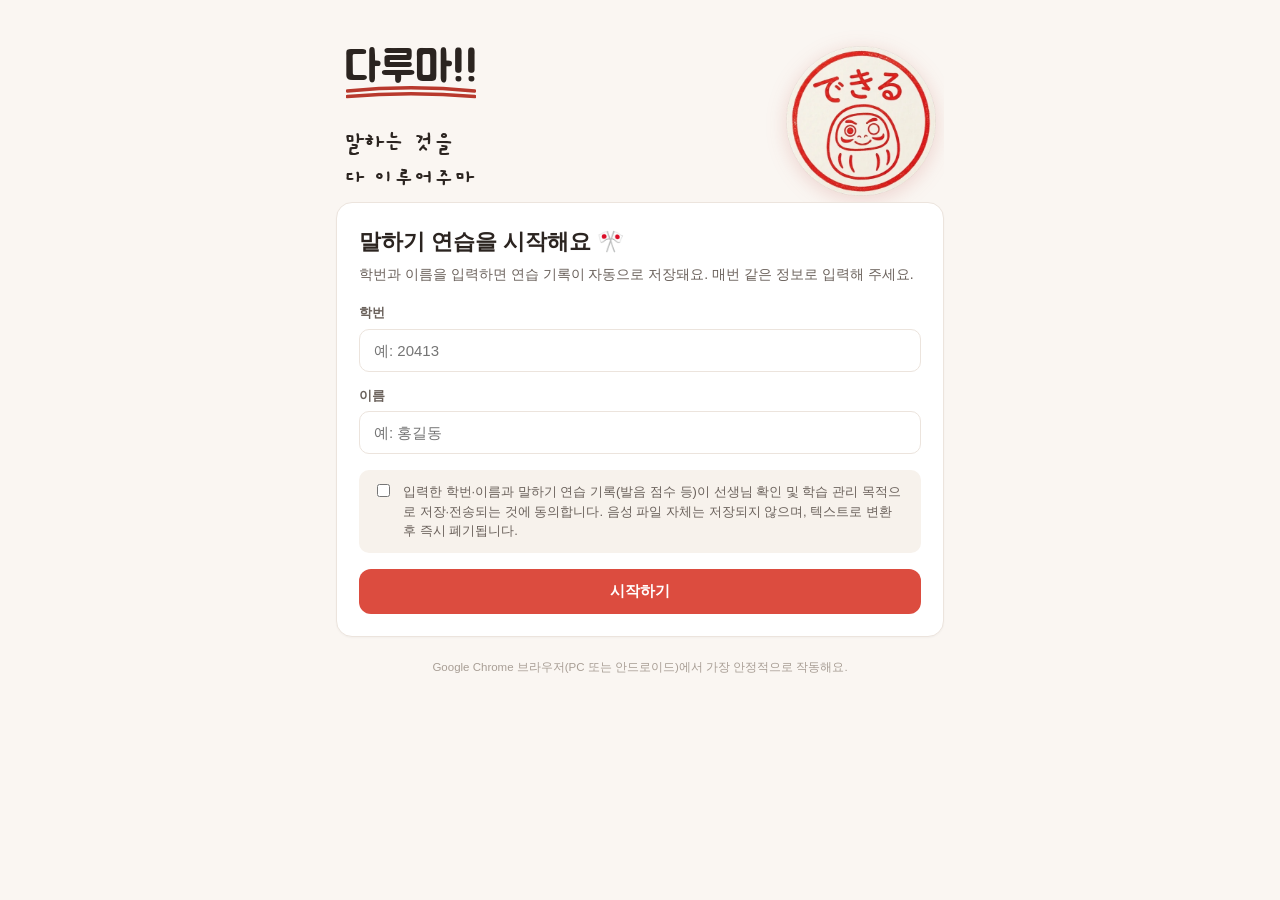
<file: index.html>
<!DOCTYPE html>
<html lang="ko">
<head>
<meta charset="UTF-8">
<meta name="viewport" content="width=device-width, initial-scale=1.0, maximum-scale=1">
<title>다루마!! 일본어 말하기 연습</title>
<link rel="preconnect" href="https://fonts.googleapis.com">
<link rel="preconnect" href="https://fonts.gstatic.com" crossorigin>
<link href="https://fonts.googleapis.com/css2?family=Jua&family=Gaegu:wght@400;700&display=swap" rel="stylesheet">
<style>
  :root{
    --primary:#dc4c3f;
    --primary-dark:#b8392d;
    --primary-light:#fdeceb;
    --ink:#2b2420;
    --sub:#6b625c;
    --bg:#faf6f2;
    --card:#ffffff;
    --line:#ece4dd;
    --good:#2f9e5c;
    --good-bg:#eafaf1;
    --bad:#d8483e;
    --bad-bg:#fdeceb;
    --radius:16px;
  }
  *{box-sizing:border-box;}
  html,body{margin:0;padding:0;}
  body{
    font-family:"Pretendard","Apple SD Gothic Neo","Noto Sans KR",-apple-system,BlinkMacSystemFont,sans-serif;
    background:var(--bg);
    color:var(--ink);
    min-height:100vh;
    line-height:1.5;
  }
  .wrap{max-width:640px;margin:0 auto;padding:20px 16px 60px;}
  header.top{
    display:flex;align-items:center;justify-content:space-between;
    padding:14px 4px 18px;
  }
  header.top .brand{display:flex;align-items:center;gap:8px;font-weight:800;font-size:18px;font-family:"Jua",sans-serif;}
  header.top .brand .dot{width:10px;height:10px;border-radius:50%;background:var(--primary);}
  header.top .who{font-size:13px;color:var(--sub);}

  /* ===== 첫 화면 상단 히어로(다루마 타이틀 + 지니) ===== */
  .hero{position:relative;padding:26px 8px 6px;overflow:hidden;}
  .hero-inner{display:flex;align-items:center;justify-content:space-between;gap:10px;}
  .hero-text{flex:1;min-width:0;}
  .hero-title{
    font-family:"Jua",sans-serif;font-size:44px;color:var(--ink);line-height:1;
    display:inline-block;position:relative;margin:0 0 14px;
  }
  .hero-title .underline{position:absolute;left:2px;right:2px;bottom:-10px;height:14px;}
  .hero-title .underline svg{width:100%;height:100%;display:block;}
  .hero-sub{
    font-family:"Gaegu",sans-serif;font-weight:700;font-size:24px;color:var(--ink);
    line-height:1.45;margin-top:22px;
  }
  .hero-genie{width:150px;height:150px;flex-shrink:0;object-fit:contain;filter:drop-shadow(0 4px 10px rgba(184,57,45,.18));}
  @media (max-width:420px){
    .hero-title{font-size:34px;}
    .hero-sub{font-size:18px;}
    .hero-genie{width:112px;height:112px;}
  }
  nav.tabs{
    display:flex;gap:6px;background:#fff;border:1px solid var(--line);
    border-radius:999px;padding:4px;margin-bottom:18px;
  }
  nav.tabs button{
    flex:1;border:none;background:transparent;padding:10px 8px;border-radius:999px;
    font-size:14px;font-weight:700;color:var(--sub);cursor:pointer;transition:.15s;
  }
  nav.tabs button.active{background:var(--primary);color:#fff;}
  .card{
    background:var(--card);border:1px solid var(--line);border-radius:var(--radius);
    padding:22px;margin-bottom:16px;box-shadow:0 1px 2px rgba(30,20,10,.03);
  }
  h1{font-size:22px;margin:0 0 6px;}
  h2{font-size:17px;margin:0 0 12px;}
  p.desc{color:var(--sub);font-size:14px;margin:0 0 18px;}
  label{display:block;font-size:13px;font-weight:700;color:var(--sub);margin:14px 0 6px;}
  label:first-of-type{margin-top:0;}
  input[type=text], select, textarea{
    width:100%;padding:12px 14px;border:1.5px solid var(--line);border-radius:10px;
    font-size:15px;background:#fff;color:var(--ink);font-family:inherit;
  }
  input[type=text]:focus, select:focus, textarea:focus{outline:none;border-color:var(--primary);}
  .btn{
    display:inline-flex;align-items:center;justify-content:center;gap:8px;
    padding:13px 18px;border-radius:12px;border:none;font-size:15px;font-weight:800;
    cursor:pointer;transition:.15s;width:100%;
  }
  .btn-primary{background:var(--primary);color:#fff;}
  .btn-primary:hover{background:var(--primary-dark);}
  .btn-primary:disabled{background:#e3bab3;cursor:not-allowed;}
  .btn-outline{background:#fff;color:var(--primary);border:1.5px solid var(--primary);}
  .btn-ghost{background:#f4efe9;color:var(--ink);}
  .btn-row{display:flex;gap:10px;}
  .btn-row .btn{width:auto;flex:1;}
  .consent{
    display:flex;gap:10px;align-items:flex-start;background:#f7f2ec;border-radius:10px;
    padding:12px 14px;font-size:12.5px;color:var(--sub);margin:16px 0;
  }
  .consent input{margin-top:2px;}
  .chip{
    display:inline-block;font-size:11.5px;font-weight:700;padding:3px 10px;border-radius:999px;
    background:var(--primary-light);color:var(--primary-dark);
  }
  .sentence-box{
    background:#fff8f4;border:1.5px dashed #e9c6bd;border-radius:14px;
    padding:22px 18px;text-align:center;margin:16px 0;
  }
  .progress-line{display:flex;align-items:center;gap:10px;margin-top:12px;font-size:12.5px;color:var(--sub);font-weight:600;}
  .progress-bar{flex:1;height:7px;background:#f0e8e2;border-radius:999px;overflow:hidden;}
  .progress-bar-fill{height:100%;background:var(--primary);border-radius:999px;transition:width .25s;}
  .complete-card{text-align:center;}
  .complete-emoji{font-size:46px;line-height:1;margin-bottom:8px;}
  .complete-card h2{margin-bottom:8px;}
  .complete-desc{color:var(--sub);font-size:14px;margin:0 0 20px;}
  .sentence-jp{font-size:26px;font-weight:800;letter-spacing:.5px;line-height:1.6;}
  .sentence-jp ruby rt{font-size:12px;color:var(--sub);font-weight:600;}
  .sentence-ko{font-size:14px;color:var(--sub);margin-top:8px;}
  .mic-area{display:flex;flex-direction:column;align-items:center;gap:10px;margin:22px 0 10px;}
  .mic-btn{
    width:88px;height:88px;border-radius:50%;border:none;background:var(--primary);
    color:#fff;font-size:32px;cursor:pointer;display:flex;align-items:center;justify-content:center;
    box-shadow:0 4px 14px rgba(220,76,63,.35);transition:.15s;
  }
  .mic-btn:active{transform:scale(.94);}
  .mic-btn.listening{
    background:var(--bad);animation:pulse 1.1s infinite;
  }
  @keyframes pulse{
    0%{box-shadow:0 0 0 0 rgba(216,72,62,.5);}
    70%{box-shadow:0 0 0 18px rgba(216,72,62,0);}
    100%{box-shadow:0 0 0 0 rgba(216,72,62,0);}
  }
  .mic-status{font-size:13px;color:var(--sub);font-weight:600;min-height:18px;}
  .result-card{border-radius:14px;padding:18px;margin-top:16px;}
  .result-card.pass{background:var(--good-bg);border:1.5px solid #b7e6c7;}
  .result-card.retry{background:var(--bad-bg);border:1.5px solid #f2c2bd;}
  .result-top{display:flex;align-items:center;justify-content:space-between;margin-bottom:10px;}
  .result-badge{font-weight:800;font-size:15px;}
  .result-badge.pass{color:var(--good);}
  .result-badge.retry{color:var(--bad);}
  .score-num{font-size:26px;font-weight:900;}
  .diff-line{font-size:19px;font-weight:700;line-height:1.7;word-break:keep-all;margin:6px 0;}
  .diff-line .m{color:var(--good);}
  .diff-line .x{color:var(--bad);text-decoration:line-through;opacity:.7;}
  .heard-label{font-size:12px;color:var(--sub);font-weight:700;margin-top:10px;}
  .small-note{font-size:12px;color:var(--sub);margin-top:10px;}
  .sync-note{font-size:11.5px;margin-top:8px;display:flex;align-items:center;gap:6px;color:var(--sub);}
  .dot-sync{width:7px;height:7px;border-radius:50%;background:#c9c1ba;}
  .dot-sync.ok{background:var(--good);}
  .dot-sync.pending{background:#e0a12a;}
  table{width:100%;border-collapse:collapse;font-size:13.5px;}
  th,td{padding:9px 6px;text-align:left;border-bottom:1px solid var(--line);}
  th{color:var(--sub);font-weight:700;font-size:12px;}
  td.score-cell{font-weight:800;}
  .stat-grid{display:grid;grid-template-columns:repeat(3,1fr);gap:10px;margin-bottom:18px;}
  .stat-box{background:#f7f2ec;border-radius:12px;padding:14px 8px;text-align:center;}
  .stat-box .v{font-size:20px;font-weight:900;color:var(--primary-dark);}
  .stat-box .l{font-size:11px;color:var(--sub);margin-top:2px;}
  canvas{width:100%;height:140px;display:block;margin:6px 0 4px;}
  .empty{text-align:center;color:var(--sub);font-size:13.5px;padding:30px 10px;}
  .footer-note{text-align:center;font-size:11.5px;color:#a89e95;margin-top:22px;}
  .warn-box{background:#fff6e0;border:1px solid #f0d78c;border-radius:10px;padding:12px 14px;font-size:13px;color:#7a5e12;margin-bottom:16px;}
  .switch-link{background:none;border:none;color:var(--primary);font-weight:700;font-size:13px;cursor:pointer;padding:4px 0;}
  select.cat-select{margin-bottom:10px;}
  .top-actions{display:flex;justify-content:flex-end;margin-bottom:6px;}
  .link-btn{background:none;border:none;color:var(--sub);font-size:12.5px;cursor:pointer;text-decoration:underline;}
  @media (max-width:380px){
    .sentence-jp{font-size:22px;}
    .stat-box .v{font-size:17px;}
  }
</style>
</head>
<body>
<div class="wrap">

  <!-- ===================== 로그인 화면 ===================== -->
  <section id="screen-login">
    <div class="hero">
      <div class="hero-inner">
        <div class="hero-text">
          <div class="hero-title">다루마!!
            <span class="underline">
              <svg viewBox="0 0 200 20" preserveAspectRatio="none">
                <path d="M2,7 Q100,-2 198,7" fill="none" stroke="#b8392d" stroke-width="5" stroke-linecap="round"/>
                <path d="M2,15 Q100,7 198,15" fill="none" stroke="#b8392d" stroke-width="5" stroke-linecap="round"/>
              </svg>
            </span>
          </div>
          <div class="hero-sub">말하는 것을<br>다 이루어주마</div>
        </div>

        <img class="hero-genie" src="[data-uri]" alt="다루마 도장">
      </div>
    </div>

    <div class="card">
      <h1>말하기 연습을 시작해요 🎌</h1>
      <p class="desc">학번과 이름을 입력하면 연습 기록이 자동으로 저장돼요. 매번 같은 정보로 입력해 주세요.</p>

      <label for="inpId">학번</label>
      <input type="text" id="inpId" placeholder="예: 20413" inputmode="numeric">

      <label for="inpName">이름</label>
      <input type="text" id="inpName" placeholder="예: 홍길동">

      <div class="consent">
        <input type="checkbox" id="chkConsent">
        <label for="chkConsent" style="margin:0;font-weight:500;">
          입력한 학번·이름과 말하기 연습 기록(발음 점수 등)이 선생님 확인 및 학습 관리 목적으로 저장·전송되는 것에 동의합니다. 음성 파일 자체는 저장되지 않으며, 텍스트로 변환 후 즉시 폐기됩니다.
        </label>
      </div>

      <button class="btn btn-primary" id="btnLogin">시작하기</button>
    </div>
    <p class="footer-note">Google Chrome 브라우저(PC 또는 안드로이드)에서 가장 안정적으로 작동해요.</p>
  </section>

  <!-- ===================== 메인(로그인 후) ===================== -->
  <section id="screen-main" style="display:none;">
    <header class="top">
      <div class="brand"><span class="dot"></span>다루마!!</div>
      <div class="who" id="whoBadge"></div>
    </header>

    <nav class="tabs">
      <button id="tabPractice" class="active">연습하기</button>
      <button id="tabHistory">내 기록</button>
    </nav>

    <!-- ---- 연습 탭 ---- -->
    <div id="panel-practice">
      <div class="card" id="micWarnCard" style="display:none;">
        <div class="warn-box" id="micWarnText"></div>
      </div>

      <div class="card">
        <div class="top-actions"><button class="link-btn" id="btnLogout">다른 학생으로 전환</button></div>
        <h2>카테고리 선택</h2>
        <select class="cat-select" id="selCategory"></select>
        <div class="progress-line">
          <span id="progressText">0 / 0 문장 통과</span>
          <span class="progress-bar"><span class="progress-bar-fill" id="progressBarFill" style="width:0%;"></span></span>
        </div>
      </div>

      <div class="card" id="practiceCard">
        <div class="sentence-box">
          <div class="sentence-jp" id="curJp">문장을 선택해 주세요</div>
          <div class="sentence-ko" id="curKo"></div>
        </div>

        <div class="btn-row">
          <button class="btn btn-outline" id="btnListen">🔊 모범 발음 듣기</button>
        </div>

        <div class="mic-area">
          <button class="mic-btn" id="btnMic">🎤</button>
          <div class="mic-status" id="micStatus">마이크를 눌러 따라 말해보세요</div>
        </div>

        <div id="resultArea"></div>
      </div>

      <div class="card complete-card" id="completeCard" style="display:none;">
        <div class="complete-emoji">🎉</div>
        <h2 id="completeTitle">카테고리를 모두 통과했어요!</h2>
        <p class="complete-desc" id="completeDesc">정말 잘했어요! 다음 카테고리에 도전해볼까요?</p>
        <button class="btn btn-primary" id="btnNextCategory">다음 카테고리로 이동 →</button>
        <button class="btn btn-ghost" id="btnRetryCategory" style="margin-top:10px;">이 카테고리 다시 연습하기</button>
      </div>
    </div>

    <!-- ---- 기록 탭 ---- -->
    <div id="panel-history" style="display:none;">
      <div class="card">
        <h2>나의 연습 기록</h2>
        <div class="stat-grid">
          <div class="stat-box"><div class="v" id="statCount">0</div><div class="l">총 연습 횟수</div></div>
          <div class="stat-box"><div class="v" id="statAvg">0%</div><div class="l">평균 점수</div></div>
          <div class="stat-box"><div class="v" id="statBest">0%</div><div class="l">최고 점수</div></div>
        </div>
        <canvas id="trendCanvas" height="140"></canvas>
        <div id="historyTableWrap"></div>
      </div>
    </div>
  </section>

</div>

<!-- 연습 문장(문제) 목록은 questions.js에서 불러옵니다. 반드시 index.html과 같은 폴더에 두세요. -->
<script src="questions.js"></script>

<script>
(function(){
"use strict";

/* =========================================================================
   ▼▼▼ 선생님 설정 영역 (SETTINGS) ▼▼▼
   이 블록의 값만 바꾸면 앱 동작을 조정할 수 있습니다.
   ========================================================================= */
const CONFIG = {
  // 1) Google Apps Script 웹앱 배포 후 발급되는 URL을 아래 따옴표 안에 붙여넣으세요.
  //    (설정 가이드 문서 참고) 비워두면 구글시트 전송 없이 브라우저에만 기록이 저장됩니다.
  APPS_SCRIPT_URL: "https://script.google.com/macros/s/AKfycbxWez6QbJUDyUmBMSYqRfmhwI0I-8XwdIQWOw4CRKEzCA2GuaAsmgAgfom8g589A179sg/exec",

  // 2) 통과 기준 점수(%) - 이 점수 이상이면 '통과'로 표시됩니다.
  PASS_THRESHOLD: 80,

  // 3) 앱 제목 등 표시 문구를 바꾸고 싶다면 위 <title>과 .brand 텍스트를 수정하세요.
};

/* 연습 문장 목록은 questions.js 파일이 기본값(오프라인 대비용)입니다.
   Google Apps Script(구글시트의 "문제은행" 탭)에서 실시간으로 불러오는 데 성공하면
   그 내용으로 자동 교체되어, questions.js를 건드리거나 Netlify에 재배포하지 않아도
   구글시트만 수정하면 학생 화면에 바로 반영됩니다. 인터넷 문제 등으로 불러오지 못하면
   questions.js의 내용이 계속 사용됩니다. */
let ACTIVE_SENTENCES = (typeof SENTENCES !== "undefined" ? SENTENCES : []);

/* 4) 채점용 한자→히라가나 보정 사전
   음성 인식은 학생이 한자 없이 히라가나로만 말해도, 결과 텍스트를 한자로 반환하는 경우가 많습니다
   (예: "あした"라고 말해도 인식 결과는 "明日"로 나옴). questions.js의 <ruby>한자<rt>읽기</rt></ruby>
   표기가 있는 단어는 자동으로 이 사전에 채워지므로 따로 추가할 필요가 없습니다.
   오프라인 대비용 기본값은 questions.js의 READINGS 배열입니다(SENTENCES와 같은 방식).
   Google Apps Script(구글시트의 "한자읽기" 탭)에서 실시간으로 불러오는 데 성공하면 그 내용으로
   자동 교체되고, 실패하면 questions.js의 READINGS가 계속 사용됩니다. 즉 앞으로는 이 코드를 직접
   건드리지 않아도, 구글시트 "한자읽기" 탭에 행을 추가/수정하거나 questions.js의 READINGS만
   고치면 바로 반영됩니다. */
const READING_OVERRIDES_DEFAULT = (typeof READINGS !== "undefined")
  ? READINGS.reduce((map, item) => { if (item && item.kanji) map[item.kanji] = item.reading; return map; }, {})
  : {};
let ACTIVE_READING_OVERRIDES = Object.assign({}, READING_OVERRIDES_DEFAULT);

/* =========================================================================
   상태 및 저장소
   ========================================================================= */
const LS_STUDENT = "jpk_student_v1";
const LS_HISTORY_PREFIX = "jpk_history_v1_"; // + studentKey
const LS_PENDING = "jpk_pending_sync_v1";
const LS_PASSED_PREFIX = "jpk_passed_v1_"; // + studentKey

let student = null;         // {id, name}
let currentSentence = null; // {jp, ko, plain, id} — id is null for custom(직접입력) sentences
let recognition = null;
let listening = false;
let wrongStreak = 0;        // 현재 문장에서 연속으로 틀린 횟수
const skippedIds = new Set(); // 3회 연속 오답으로 건너뛴 문장 id (세션 동안만 유지)
const WRONG_STREAK_LIMIT = 3;

const $ = (sel) => document.querySelector(sel);

/* ---- 유틸: ruby 태그 제거하고 순수 텍스트만 추출 ---- */
function stripRuby(html){
  const div = document.createElement("div");
  div.innerHTML = html;
  div.querySelectorAll("rt").forEach(rt => rt.remove());
  return div.textContent.trim();
}

/* ---- 한자→히라가나 보정 사전 만들기: questions.js의 모든 <ruby>한자<rt>읽기</rt></ruby>를
   자동 수집 + READING_OVERRIDES 병합. 채점 시 한자 표기와 히라가나 표기를 같은 것으로 취급하기 위함 ---- */
function buildReadingMap(){
  const map = Object.assign({}, ACTIVE_READING_OVERRIDES);
  const rubyRe = /<ruby>([^<]+)<rt>([^<]+)<\/rt><\/ruby>/g;
  ACTIVE_SENTENCES.forEach(item => {
    let m;
    rubyRe.lastIndex = 0;
    while((m = rubyRe.exec(item.jp))){
      const kanji = m[1], reading = m[2];
      if(!map[kanji]) map[kanji] = reading;
    }
  });
  return map;
}
let READING_MAP = buildReadingMap();
let READING_MAP_KEYS = Object.keys(READING_MAP).sort((a,b) => b.length - a.length);
function refreshReadingMap(){
  READING_MAP = buildReadingMap();
  READING_MAP_KEYS = Object.keys(READING_MAP).sort((a,b) => b.length - a.length);
}

/* ---- 한자를 위 사전을 이용해 히라가나로 치환 (긴 단어부터 우선 치환) ---- */
function toReadingForm(text){
  if(!text) return text;
  let result = text;
  for(const k of READING_MAP_KEYS){
    if(result.indexOf(k) !== -1){
      result = result.split(k).join(READING_MAP[k]);
    }
  }
  return result;
}

/* ---- 정규화: 채점 전에 한자→히라가나 치환, 공백/구두점 제거, NFKC 정규화 ---- */
function normalize(str){
  if(!str) return "";
  let s = str.normalize("NFKC");
  s = toReadingForm(s);
  s = s.replace(/[\s　。、！？!?,\.「」『』・～~"'"'（）()]/g, "");
  return s;
}

/* ---- 레벤슈타인 거리 ---- */
function levenshtein(a, b){
  const al = a.length, bl = b.length;
  if(al === 0) return bl;
  if(bl === 0) return al;
  const dp = new Array(bl + 1);
  for(let j = 0; j <= bl; j++) dp[j] = j;
  for(let i = 1; i <= al; i++){
    let prev = dp[0];
    dp[0] = i;
    for(let j = 1; j <= bl; j++){
      const tmp = dp[j];
      dp[j] = Math.min(
        dp[j] + 1,
        dp[j-1] + 1,
        prev + (a[i-1] === b[j-1] ? 0 : 1)
      );
      prev = tmp;
    }
  }
  return dp[bl];
}

/* ---- 점수 계산 (0~100) ---- */
function scoreOf(target, heard){
  const t = normalize(target);
  const h = normalize(heard);
  if(t.length === 0) return 0;
  const dist = levenshtein(t, h);
  const maxLen = Math.max(t.length, h.length);
  const sim = Math.max(0, 1 - dist / maxLen);
  return Math.round(sim * 100);
}

/* ---- 최장 공통 부분수열 기반 diff 표시(정답 문장 기준으로 맞은 글자 강조) ---- */
function diffHighlight(target, heard){
  const t = normalize(target);
  const h = normalize(heard);
  const tl = t.length, hl = h.length;
  const dp = Array.from({length:tl+1}, () => new Array(hl+1).fill(0));
  for(let i=1;i<=tl;i++){
    for(let j=1;j<=hl;j++){
      dp[i][j] = t[i-1]===h[j-1] ? dp[i-1][j-1]+1 : Math.max(dp[i-1][j], dp[i][j-1]);
    }
  }
  let i=tl, j=hl;
  const matched = new Array(tl).fill(false);
  while(i>0 && j>0){
    if(t[i-1]===h[j-1]){ matched[i-1]=true; i--; j--; }
    else if(dp[i-1][j] >= dp[i][j-1]) i--;
    else j--;
  }
  let out = "";
  for(let k=0;k<tl;k++){
    out += matched[k] ? `<span class="m">${t[k]}</span>` : `<span class="x">${t[k]}</span>`;
  }
  return out;
}

/* =========================================================================
   화면 전환 / 로그인
   ========================================================================= */
function studentKey(s){ return (s.id + "_" + s.name).replace(/\s+/g,""); }

function loadStudent(){
  try{
    const raw = localStorage.getItem(LS_STUDENT);
    return raw ? JSON.parse(raw) : null;
  }catch(e){ return null; }
}
function saveStudent(s){
  localStorage.setItem(LS_STUDENT, JSON.stringify(s));
}

function showLogin(){
  $("#screen-login").style.display = "";
  $("#screen-main").style.display = "none";
  $("#whoBadge").textContent = "";
}
function showMain(){
  $("#screen-login").style.display = "none";
  $("#screen-main").style.display = "";
  $("#whoBadge").textContent = student ? (student.name + " (" + student.id + ")") : "";
  loadCategory();
  renderHistory();
}

$("#btnLogin").addEventListener("click", () => {
  const id = $("#inpId").value.trim();
  const name = $("#inpName").value.trim();
  const agree = $("#chkConsent").checked;
  if(!id || !name){ alert("학번과 이름을 모두 입력해 주세요."); return; }
  if(!agree){ alert("개인정보 저장에 동의해야 시작할 수 있어요."); return; }
  student = { id, name };
  saveStudent(student);
  showMain();
});

$("#btnLogout").addEventListener("click", () => {
  if(!confirm("다른 학생으로 전환할까요? (내 기록은 이 브라우저에 그대로 남아있어요)")) return;
  student = null;
  localStorage.removeItem(LS_STUDENT);
  $("#inpId").value = ""; $("#inpName").value = ""; $("#chkConsent").checked = false;
  showLogin();
});

/* =========================================================================
   탭 전환
   ========================================================================= */
$("#tabPractice").addEventListener("click", () => switchTab("practice"));
$("#tabHistory").addEventListener("click", () => switchTab("history"));
function switchTab(name){
  const isP = name === "practice";
  $("#tabPractice").classList.toggle("active", isP);
  $("#tabHistory").classList.toggle("active", !isP);
  $("#panel-practice").style.display = isP ? "" : "none";
  $("#panel-history").style.display = isP ? "none" : "";
  if(!isP) renderHistory();
}

/* =========================================================================
   카테고리 선택 & 순차 진행(통과제) UI
   ========================================================================= */
function getCategoryList(){
  return [...new Set(ACTIVE_SENTENCES.map(s => s.category))];
}
function getSentencesForCategory(cat){
  return ACTIVE_SENTENCES.filter(s => s.category === cat);
}
function sentenceId(item){
  return item.category + "||" + item.jp;
}

/* ---- 통과 기록(카테고리별 진행 상황) 저장소 ---- */
function passedKey(){ return LS_PASSED_PREFIX + studentKey(student); }
function getPassedSet(){
  try{
    const raw = localStorage.getItem(passedKey());
    return new Set(raw ? JSON.parse(raw) : []);
  }catch(e){ return new Set(); }
}
function savePassedSet(set){
  localStorage.setItem(passedKey(), JSON.stringify([...set]));
}
function markPassed(id){
  const set = getPassedSet();
  set.add(id);
  savePassedSet(set);
}
function findFirstUnpassed(cat){
  const list = getSentencesForCategory(cat);
  const passed = getPassedSet();
  const candidate = list.find(item => !passed.has(sentenceId(item)) && !skippedIds.has(sentenceId(item)));
  if(candidate) return candidate;
  // 이번 세션에서 건너뛴 문장만 남았다면, 다시 처음부터 도전할 수 있도록 순환시킨다.
  return list.find(item => !passed.has(sentenceId(item))) || null;
}
function countPassedInCategory(cat){
  const list = getSentencesForCategory(cat);
  const passed = getPassedSet();
  return list.filter(item => passed.has(sentenceId(item))).length;
}

function populateCategories(){
  const cats = getCategoryList();
  const sel = $("#selCategory");
  sel.innerHTML = cats.map(c => `<option value="${c}">${c}</option>`).join("");
  sel.addEventListener("change", loadCategory);
}

/* 현재 선택된 카테고리를 기준으로, 아직 통과하지 못한 첫 문장을 보여주거나
   전부 통과했다면 축하 화면을 보여준다. */
function loadCategory(){
  if(!student) return;
  const cat = $("#selCategory").value;
  renderProgress(cat);

  const item = findFirstUnpassed(cat);
  if(item){
    $("#practiceCard").style.display = "";
    $("#completeCard").style.display = "none";
    setCurrentSentence(item.jp, item.ko, sentenceId(item));
  }else{
    $("#practiceCard").style.display = "none";
    showCategoryComplete(cat);
  }
}

function renderProgress(cat){
  const total = getSentencesForCategory(cat).length;
  const passed = countPassedInCategory(cat);
  $("#progressText").textContent = `${passed} / ${total} 문장 통과`;
  $("#progressBarFill").style.width = (total ? Math.round(passed/total*100) : 0) + "%";
}

function showCategoryComplete(cat){
  const cats = getCategoryList();
  const idx = cats.indexOf(cat);
  const nextCat = cats[idx+1];

  $("#completeCard").style.display = "";
  if(nextCat){
    $("#completeTitle").textContent = `'${cat}' 카테고리를 모두 통과했어요!`;
    $("#completeDesc").textContent = "정말 잘했어요! 다음 카테고리에 도전해볼까요?";
    $("#btnNextCategory").style.display = "";
    $("#btnNextCategory").textContent = `다음 카테고리(${nextCat})로 이동 →`;
  }else{
    $("#completeTitle").textContent = "모든 카테고리를 통과했어요! 🏆";
    $("#completeDesc").textContent = "모든 문장을 다 익혔어요. 정말 대단해요!";
    $("#btnNextCategory").style.display = "none";
  }
}

$("#btnNextCategory").addEventListener("click", () => {
  const cats = getCategoryList();
  const idx = cats.indexOf($("#selCategory").value);
  const nextCat = cats[idx+1];
  if(!nextCat) return;
  $("#selCategory").value = nextCat;
  loadCategory();
});

$("#btnRetryCategory").addEventListener("click", () => {
  const cat = $("#selCategory").value;
  if(!confirm(`'${cat}' 카테고리의 통과 기록을 초기화하고 처음부터 다시 연습할까요?`)) return;
  const set = getPassedSet();
  getSentencesForCategory(cat).forEach(item => set.delete(sentenceId(item)));
  savePassedSet(set);
  loadCategory();
});

function setCurrentSentence(jpHtml, ko, id){
  currentSentence = { jp: jpHtml, ko: ko || "", plain: stripRuby(jpHtml), id: id || null };
  wrongStreak = 0;
  $("#curJp").innerHTML = jpHtml;
  $("#curKo").textContent = ko || "";
  $("#resultArea").innerHTML = "";
  $("#micStatus").textContent = "마이크를 눌러 따라 말해보세요";
}

/* =========================================================================
   모범 발음 듣기 (TTS)
   ========================================================================= */
const TTS_UNSUPPORTED_MSG = "이 브라우저는 발음 듣기 기능을 지원하지 않아요. Google Chrome(PC 또는 안드로이드)에서 접속해 주세요.";
const TTS_FAILED_MSG = "발음 재생에 실패했어요. 다른 브라우저(Chrome 권장)에서 다시 시도해 주세요.";

$("#btnListen").addEventListener("click", () => {
  if(!currentSentence){ alert("먼저 문장을 선택해 주세요."); return; }
  if(!("speechSynthesis" in window)){ alert(TTS_UNSUPPORTED_MSG); return; }
  const utter = new SpeechSynthesisUtterance(currentSentence.plain);
  utter.lang = "ja-JP";
  utter.rate = 0.9;
  utter.onerror = () => { alert(TTS_FAILED_MSG); };
  try{
    window.speechSynthesis.cancel();
    window.speechSynthesis.speak(utter);
  }catch(err){
    alert(TTS_FAILED_MSG);
  }
});

/* =========================================================================
   음성 인식 (Web Speech API)
   ========================================================================= */
const SpeechRecognitionAPI = window.SpeechRecognition || window.webkitSpeechRecognition;
const MIC_UNSUPPORTED_MSG = "⚠️ 이 브라우저는 음성 인식을 지원하지 않아요. Google Chrome(PC 또는 안드로이드)에서 접속해 주세요. (iPhone Safari는 지원되지 않습니다)";

function initSpeechWarning(){
  if(!SpeechRecognitionAPI){
    $("#micWarnCard").style.display = "";
    $("#micWarnText").textContent = MIC_UNSUPPORTED_MSG;
    $("#btnMic").disabled = true;
    $("#btnMic").style.opacity = "0.4";
    alert(MIC_UNSUPPORTED_MSG);
  }
}

$("#btnMic").addEventListener("click", () => {
  if(!SpeechRecognitionAPI){ return; }
  if(!currentSentence){ alert("먼저 연습할 문장을 선택해 주세요."); return; }
  if(listening){ stopListening(); return; }
  startListening();
});

function startListening(){
  recognition = new SpeechRecognitionAPI();
  recognition.lang = "ja-JP";
  recognition.interimResults = false;
  recognition.maxAlternatives = 1;

  listening = true;
  $("#btnMic").classList.add("listening");
  $("#micStatus").textContent = "듣고 있어요... 문장을 말해보세요";
  $("#resultArea").innerHTML = "";

  recognition.onresult = (e) => {
    const heard = e.results[0][0].transcript;
    handleResult(heard);
  };
  recognition.onerror = (e) => {
    stopListening();
    let msg = "음성 인식 중 오류가 발생했어요. 다시 시도해 주세요.";
    let popup = null;
    if(e.error === "not-allowed" || e.error === "service-not-allowed"){
      msg = "마이크 사용 권한을 허용해 주세요.";
      popup = "마이크 사용 권한이 차단되어 있어요. 브라우저 주소창 옆 아이콘에서 마이크 권한을 허용한 뒤 다시 시도해 주세요.";
    } else if(e.error === "no-speech"){
      msg = "음성이 감지되지 않았어요. 다시 눌러서 말해보세요.";
    } else if(e.error === "audio-capture"){
      msg = "마이크를 찾을 수 없어요.";
      popup = "마이크를 찾을 수 없어요. 마이크가 연결되어 있는지, 다른 프로그램에서 사용 중이지 않은지 확인해 주세요.";
    } else if(e.error === "language-not-supported"){
      msg = "이 브라우저는 일본어 음성 인식을 지원하지 않아요.";
      popup = "이 브라우저는 일본어 음성 인식을 지원하지 않아요. Google Chrome(PC 또는 안드로이드)에서 다시 시도해 주세요.";
    } else if(e.error === "network"){
      msg = "네트워크 오류로 음성 인식에 실패했어요.";
      popup = "네트워크 오류로 음성 인식에 실패했어요. 인터넷 연결을 확인하거나 다른 브라우저(Chrome 권장)에서 다시 시도해 주세요.";
    } else if(e.error !== "aborted"){
      popup = "음성 인식 중 오류가 발생했어요. 계속되면 다른 브라우저(Chrome 권장)에서 다시 시도해 주세요.";
    }
    $("#micStatus").textContent = msg;
    if(popup) alert(popup);
  };
  recognition.onend = () => { stopListening(); };

  try{ recognition.start(); }catch(err){ stopListening(); alert(MIC_UNSUPPORTED_MSG); }
}
function stopListening(){
  listening = false;
  $("#btnMic").classList.remove("listening");
  if(recognition){ try{ recognition.stop(); }catch(e){} }
}

/* =========================================================================
   채점 결과 처리 및 기록 저장/전송
   ========================================================================= */
function handleResult(heardText){
  const target = currentSentence.plain;
  const score = scoreOf(target, heardText);
  const pass = score >= CONFIG.PASS_THRESHOLD;
  const diffHtml = diffHighlight(target, heardText);

  $("#micStatus").textContent = "마이크를 눌러 다시 연습해보세요";

  const record = {
    ts: new Date().toISOString(),
    studentId: student.id,
    studentName: student.name,
    sentence: target,
    recognized: heardText,
    score: score,
    pass: pass
  };
  saveLocalRecord(record);
  sendToSheet(record);

  const isTracked = !!currentSentence.id;
  if(pass && isTracked){
    markPassed(currentSentence.id);
    renderProgress($("#selCategory").value);
    wrongStreak = 0;
  }

  let autoAdvance = false;
  if(!pass){
    wrongStreak++;
    if(isTracked && wrongStreak >= WRONG_STREAK_LIMIT){
      skippedIds.add(currentSentence.id);
      wrongStreak = 0;
      autoAdvance = true;
    }
  }

  renderResult(pass, score, diffHtml, heardText, isTracked, autoAdvance);

  if(autoAdvance){
    setTimeout(loadCategory, 1600);
  }
}

function renderResult(pass, score, diffHtml, heardText, isTracked, autoAdvance){
  const cls = pass ? "pass" : "retry";
  const label = pass ? "✅ 통과!" : (autoAdvance ? "❌ 오답 (3회 연속)" : "🔁 다시 도전!");
  const advanceBtn = (pass && isTracked)
    ? `<button class="btn btn-primary" id="btnAdvance" style="margin-top:14px;">다음 문장 보기 →</button>`
    : "";
  const autoAdvanceNote = autoAdvance
    ? `<div class="small-note" style="color:var(--bad);font-weight:700;">3번 연속 오답이라 오답으로 기록하고 잠시 후 다음 문장으로 넘어갈게요...</div>`
    : "";
  $("#resultArea").innerHTML = `
    <div class="result-card ${cls}">
      <div class="result-top">
        <div class="result-badge ${cls}">${label}</div>
        <div class="score-num">${score}<span style="font-size:14px;">%</span></div>
      </div>
      <div class="diff-line">${diffHtml}</div>
      <div class="heard-label">내가 말한 것으로 인식된 내용</div>
      <div style="font-size:14px;color:var(--sub);">${heardText || "(인식된 내용 없음)"}</div>
      <div class="small-note">초록색: 정답과 일치 · 빨간색: 정답과 다름 (기준: ${CONFIG.PASS_THRESHOLD}% 이상 통과)</div>
      <div class="sync-note"><span class="dot-sync ${CONFIG.APPS_SCRIPT_URL ? "pending" : ""}" id="syncDot"></span><span id="syncText">${CONFIG.APPS_SCRIPT_URL ? "구글시트로 전송 중..." : "이 기기에만 저장됨 (구글시트 연동 미설정)"}</span></div>
      ${autoAdvanceNote}
      ${advanceBtn}
    </div>
  `;
  if(pass && isTracked){
    $("#btnAdvance").addEventListener("click", loadCategory);
  }
}

/* ---- 로컬 기록 저장 ---- */
function historyKey(){ return LS_HISTORY_PREFIX + studentKey(student); }
function getLocalHistory(){
  try{
    const raw = localStorage.getItem(historyKey());
    return raw ? JSON.parse(raw) : [];
  }catch(e){ return []; }
}
function saveLocalRecord(record){
  const hist = getLocalHistory();
  hist.push(record);
  localStorage.setItem(historyKey(), JSON.stringify(hist));
}

/* ---- 구글시트 전송 (Google Apps Script 웹앱, no-cors 방식) ---- */
function sendToSheet(record){
  if(!CONFIG.APPS_SCRIPT_URL){ return; }
  postRecord(record).then(() => {
    markSyncDot(true);
  }).catch(() => {
    queuePending(record);
    markSyncDot(false);
  });
  flushPending();
}
function markSyncDot(ok){
  const dot = document.getElementById("syncDot");
  const text = document.getElementById("syncText");
  if(!dot) return;
  dot.classList.remove("pending");
  dot.classList.add(ok ? "ok" : "");
  if(text) text.textContent = ok ? "구글시트에 저장 완료" : "전송 실패 - 다음 접속 시 자동 재전송";
}
function postRecord(record){
  return fetch(CONFIG.APPS_SCRIPT_URL, {
    method: "POST",
    mode: "no-cors",
    headers: { "Content-Type": "text/plain;charset=utf-8" },
    body: JSON.stringify(record)
  });
  // no-cors 모드에서는 응답 내용을 읽을 수 없어 성공 여부를 확실히 알 수 없지만,
  // 네트워크 오류가 없다면 정상적으로 스프레드시트에 기록됩니다.
}
function queuePending(record){
  let pending = [];
  try{ pending = JSON.parse(localStorage.getItem(LS_PENDING) || "[]"); }catch(e){}
  pending.push(record);
  localStorage.setItem(LS_PENDING, JSON.stringify(pending));
}
function flushPending(){
  if(!CONFIG.APPS_SCRIPT_URL) return;
  let pending = [];
  try{ pending = JSON.parse(localStorage.getItem(LS_PENDING) || "[]"); }catch(e){}
  if(pending.length === 0) return;
  localStorage.setItem(LS_PENDING, "[]");
  pending.forEach(r => { postRecord(r).catch(() => queuePending(r)); });
}

/* =========================================================================
   구글시트(문제은행 탭)에서 연습 문장 목록 실시간 불러오기
   실패하거나 구글시트 연동이 설정되어 있지 않으면 questions.js의 기본 목록을 그대로 사용한다.
   ========================================================================= */
function loadSentencesFromSheet(){
  if(!CONFIG.APPS_SCRIPT_URL) return Promise.resolve(false);
  const controller = (typeof AbortController !== "undefined") ? new AbortController() : null;
  const timer = controller ? setTimeout(() => controller.abort(), 6000) : null;
  return fetch(CONFIG.APPS_SCRIPT_URL + "?action=sentences", {
    method: "GET",
    signal: controller ? controller.signal : undefined
  }).then(res => {
    if(timer) clearTimeout(timer);
    if(!res.ok) return false;
    return res.json();
  }).then(data => {
    if(!Array.isArray(data) || data.length === 0) return false;
    const valid = data.every(item => item && typeof item.category === "string" && typeof item.jp === "string");
    if(!valid) return false;
    ACTIVE_SENTENCES = data.map(item => ({ category: item.category, jp: item.jp, ko: item.ko || "" }));
    refreshReadingMap();
    return true;
  }).catch(() => {
    if(timer) clearTimeout(timer);
    return false;
  });
}

/* =========================================================================
   구글시트(한자읽기 탭)에서 한자→히라가나 보정 사전 실시간 불러오기
   실패하거나 구글시트 연동이 설정되어 있지 않으면 위 READING_OVERRIDES_DEFAULT를 그대로 사용한다.
   ========================================================================= */
function loadReadingOverridesFromSheet(){
  if(!CONFIG.APPS_SCRIPT_URL) return Promise.resolve(false);
  const controller = (typeof AbortController !== "undefined") ? new AbortController() : null;
  const timer = controller ? setTimeout(() => controller.abort(), 6000) : null;
  return fetch(CONFIG.APPS_SCRIPT_URL + "?action=readings", {
    method: "GET",
    signal: controller ? controller.signal : undefined
  }).then(res => {
    if(timer) clearTimeout(timer);
    if(!res.ok) return false;
    return res.json();
  }).then(data => {
    if(!Array.isArray(data) || data.length === 0) return false;
    const valid = data.every(item => item && typeof item.kanji === "string" && typeof item.reading === "string");
    if(!valid) return false;
    const map = {};
    data.forEach(item => { if(item.kanji) map[item.kanji] = item.reading; });
    ACTIVE_READING_OVERRIDES = map;
    refreshReadingMap();
    return true;
  }).catch(() => {
    if(timer) clearTimeout(timer);
    return false;
  });
}

/* =========================================================================
   기록 탭 렌더링
   ========================================================================= */
function renderHistory(){
  if(!student) return;
  const hist = getLocalHistory();
  const count = hist.length;
  const avg = count ? Math.round(hist.reduce((a,r)=>a+r.score,0)/count) : 0;
  const best = count ? Math.max(...hist.map(r=>r.score)) : 0;

  $("#statCount").textContent = count;
  $("#statAvg").textContent = avg + "%";
  $("#statBest").textContent = best + "%";

  drawTrend(hist);

  if(count === 0){
    $("#historyTableWrap").innerHTML = `<div class="empty">아직 연습 기록이 없어요. '연습하기' 탭에서 첫 문장을 말해보세요!</div>`;
    return;
  }

  const rows = hist.slice().reverse().slice(0, 50).map(r => {
    const d = new Date(r.ts);
    const dateStr = `${d.getMonth()+1}/${d.getDate()} ${String(d.getHours()).padStart(2,"0")}:${String(d.getMinutes()).padStart(2,"0")}`;
    const color = r.pass ? "var(--good)" : "var(--bad)";
    return `<tr>
      <td>${dateStr}</td>
      <td style="max-width:150px;overflow:hidden;text-overflow:ellipsis;white-space:nowrap;">${r.sentence}</td>
      <td class="score-cell" style="color:${color}">${r.score}%</td>
    </tr>`;
  }).join("");

  $("#historyTableWrap").innerHTML = `
    <table>
      <thead><tr><th>날짜</th><th>문장</th><th>점수</th></tr></thead>
      <tbody>${rows}</tbody>
    </table>
  `;
}

function drawTrend(hist){
  const canvas = document.getElementById("trendCanvas");
  const ctx = canvas.getContext("2d");
  const dpr = window.devicePixelRatio || 1;
  const cssW = canvas.clientWidth || 300;
  const cssH = 140;
  canvas.width = cssW * dpr; canvas.height = cssH * dpr;
  ctx.setTransform(dpr,0,0,dpr,0,0);
  ctx.clearRect(0,0,cssW,cssH);

  if(hist.length === 0) return;

  const data = hist.slice(-20).map(r=>r.score);
  const padL = 30, padR = 10, padT = 14, padB = 20;
  const w = cssW - padL - padR, h = cssH - padT - padB;

  ctx.strokeStyle = "#ece4dd";
  ctx.lineWidth = 1;
  [0,25,50,75,100].forEach(v => {
    const y = padT + h - (v/100)*h;
    ctx.beginPath(); ctx.moveTo(padL,y); ctx.lineTo(cssW-padR,y); ctx.stroke();
    ctx.fillStyle = "#a89e95"; ctx.font = "10px sans-serif";
    ctx.fillText(v+"%", 2, y+3);
  });

  // 통과선
  const passY = padT + h - (CONFIG.PASS_THRESHOLD/100)*h;
  ctx.strokeStyle = "#e0a12a";
  ctx.setLineDash([4,3]);
  ctx.beginPath(); ctx.moveTo(padL,passY); ctx.lineTo(cssW-padR,passY); ctx.stroke();
  ctx.setLineDash([]);

  // 점수 라인
  ctx.strokeStyle = "#dc4c3f";
  ctx.lineWidth = 2.5;
  ctx.beginPath();
  data.forEach((v,i) => {
    const x = data.length === 1 ? padL : padL + (i/(data.length-1))*w;
    const y = padT + h - (v/100)*h;
    if(i===0) ctx.moveTo(x,y); else ctx.lineTo(x,y);
  });
  ctx.stroke();

  ctx.fillStyle = "#dc4c3f";
  data.forEach((v,i) => {
    const x = data.length === 1 ? padL : padL + (i/(data.length-1))*w;
    const y = padT + h - (v/100)*h;
    ctx.beginPath(); ctx.arc(x,y,3,0,Math.PI*2); ctx.fill();
  });
}

/* =========================================================================
   초기화
   ========================================================================= */
async function init(){
  initSpeechWarning();
  // 성공하면 구글시트 최신 내용, 실패해도 각각 questions.js / READING_OVERRIDES_DEFAULT로 계속 진행
  await Promise.all([loadSentencesFromSheet(), loadReadingOverridesFromSheet()]);
  populateCategories();
  student = loadStudent();
  if(student){ showMain(); } else { showLogin(); }
  flushPending();
  window.addEventListener("resize", () => { if(student) drawTrend(getLocalHistory()); });
}
init();

})();
</script>
</body>
</html>
</file>
<file: styles.css>
:root{
  --primary:#dc4c3f;
  --primary-dark:#b8392d;
  --primary-light:#fdeceb;
  --ink:#2b2420;
  --sub:#6b625c;
  --bg:#faf6f2;
  --card:#ffffff;
  --line:#ece4dd;
  --good:#2f9e5c;
  --good-bg:#eafaf1;
  --bad:#d8483e;
  --bad-bg:#fdeceb;
  --radius:16px;
}
*{box-sizing:border-box;}
html,body{margin:0;padding:0;}
body{
  font-family:"Pretendard","Apple SD Gothic Neo","Noto Sans KR",-apple-system,BlinkMacSystemFont,sans-serif;
  background:var(--bg);
  color:var(--ink);
  min-height:100vh;
  line-height:1.5;
}
.wrap{max-width:640px;margin:0 auto;padding:20px 16px 60px;}
header.top{
  display:flex;align-items:center;justify-content:space-between;
  padding:14px 4px 18px;
}
header.top .brand{display:flex;align-items:center;gap:8px;font-weight:800;font-size:18px;font-family:"Jua",sans-serif;}
header.top .brand .dot{width:10px;height:10px;border-radius:50%;background:var(--primary);}
header.top .who{font-size:13px;color:var(--sub);}

/* ===== 첫 화면 상단 히어로(다루마 타이틀 + 지니) ===== */
.hero{position:relative;padding:26px 8px 6px;overflow:hidden;}
.hero-inner{display:flex;align-items:center;justify-content:space-between;gap:10px;}
.hero-text{flex:1;min-width:0;}
.hero-title{
  font-family:"Jua",sans-serif;font-size:44px;color:var(--ink);line-height:1;
  display:inline-block;position:relative;margin:0 0 14px;
}
.hero-title .underline{position:absolute;left:2px;right:2px;bottom:-10px;height:14px;}
.hero-title .underline svg{width:100%;height:100%;display:block;}
.hero-sub{
  font-family:"Gaegu",sans-serif;font-weight:700;font-size:24px;color:var(--ink);
  line-height:1.45;margin-top:22px;
}
.hero-genie{width:150px;height:150px;flex-shrink:0;object-fit:contain;filter:drop-shadow(0 4px 10px rgba(184,57,45,.18));}
@media (max-width:420px){
  .hero-title{font-size:34px;}
  .hero-sub{font-size:18px;}
  .hero-genie{width:112px;height:112px;}
}
nav.tabs{
  display:flex;gap:6px;background:#fff;border:1px solid var(--line);
  border-radius:999px;padding:4px;margin-bottom:18px;
}
nav.tabs button{
  flex:1;border:none;background:transparent;padding:10px 8px;border-radius:999px;
  font-size:14px;font-weight:700;color:var(--sub);cursor:pointer;transition:.15s;
}
nav.tabs button.active{background:var(--primary);color:#fff;}
.card{
  background:var(--card);border:1px solid var(--line);border-radius:var(--radius);
  padding:22px;margin-bottom:16px;box-shadow:0 1px 2px rgba(30,20,10,.03);
}
h1{font-size:22px;margin:0 0 6px;}
h2{font-size:17px;margin:0 0 12px;}
p.desc{color:var(--sub);font-size:14px;margin:0 0 18px;}
label{display:block;font-size:13px;font-weight:700;color:var(--sub);margin:14px 0 6px;}
label:first-of-type{margin-top:0;}
input[type=text], select, textarea{
  width:100%;padding:12px 14px;border:1.5px solid var(--line);border-radius:10px;
  font-size:15px;background:#fff;color:var(--ink);font-family:inherit;
}
input[type=text]:focus, select:focus, textarea:focus{outline:none;border-color:var(--primary);}
.btn{
  display:inline-flex;align-items:center;justify-content:center;gap:8px;
  padding:13px 18px;border-radius:12px;border:none;font-size:15px;font-weight:800;
  cursor:pointer;transition:.15s;width:100%;
}
.btn-primary{background:var(--primary);color:#fff;}
.btn-primary:hover{background:var(--primary-dark);}
.btn-primary:disabled{background:#e3bab3;cursor:not-allowed;}
.btn-outline{background:#fff;color:var(--primary);border:1.5px solid var(--primary);}
.btn-ghost{background:#f4efe9;color:var(--ink);}
.btn-row{display:flex;gap:10px;}
.btn-row .btn{width:auto;flex:1;}
.consent{
  display:flex;gap:10px;align-items:flex-start;background:#f7f2ec;border-radius:10px;
  padding:12px 14px;font-size:12.5px;color:var(--sub);margin:16px 0;
}
.consent input{margin-top:2px;}
.chip{
  display:inline-block;font-size:11.5px;font-weight:700;padding:3px 10px;border-radius:999px;
  background:var(--primary-light);color:var(--primary-dark);
}
.sentence-box{
  background:#fff8f4;border:1.5px dashed #e9c6bd;border-radius:14px;
  padding:22px 18px;text-align:center;margin:16px 0;
}
.progress-line{display:flex;align-items:center;gap:10px;margin-top:12px;font-size:12.5px;color:var(--sub);font-weight:600;}
.progress-bar{flex:1;height:7px;background:#f0e8e2;border-radius:999px;overflow:hidden;}
.progress-bar-fill{height:100%;background:var(--primary);border-radius:999px;transition:width .25s;}
.complete-card{text-align:center;}
.complete-emoji{font-size:46px;line-height:1;margin-bottom:8px;}
.complete-card h2{margin-bottom:8px;}
.complete-desc{color:var(--sub);font-size:14px;margin:0 0 20px;}
.sentence-jp{font-size:26px;font-weight:800;letter-spacing:.5px;line-height:1.6;}
.sentence-jp ruby rt{font-size:12px;color:var(--sub);font-weight:600;}
.sentence-ko{font-size:14px;color:var(--sub);margin-top:8px;}
.mic-area{display:flex;flex-direction:column;align-items:center;gap:10px;margin:22px 0 10px;}
.mic-btn{
  width:88px;height:88px;border-radius:50%;border:none;background:var(--primary);
  color:#fff;font-size:32px;cursor:pointer;display:flex;align-items:center;justify-content:center;
  box-shadow:0 4px 14px rgba(220,76,63,.35);transition:.15s;
}
.mic-btn:active{transform:scale(.94);}
.mic-btn.listening{
  background:var(--bad);animation:pulse 1.1s infinite;
}
@keyframes pulse{
  0%{box-shadow:0 0 0 0 rgba(216,72,62,.5);}
  70%{box-shadow:0 0 0 18px rgba(216,72,62,0);}
  100%{box-shadow:0 0 0 0 rgba(216,72,62,0);}
}

/* ===== 모든 카테고리 통과 축하 화면(폭죽 + 다루마) - finish.html 전용 ===== */
.finish-page{
  min-height:100vh;display:flex;align-items:center;justify-content:center;
  position:relative;overflow:hidden;
  background:linear-gradient(160deg,var(--primary) 0%,var(--primary-dark) 100%);
}
#fireworksCanvas{position:absolute;inset:0;width:100%;height:100%;}
.celeb-content{position:relative;z-index:1;text-align:center;padding:20px;}
.celeb-daruma{
  width:190px;height:190px;object-fit:contain;
  filter:drop-shadow(0 10px 22px rgba(0,0,0,.4));opacity:0;
}
.celeb-daruma.animate{
  animation:darumaPop .6s cubic-bezier(.34,1.56,.64,1) forwards,
            darumaTalk 1s ease-in-out .6s infinite;
}
@keyframes darumaPop{
  0%{opacity:0;transform:translateY(140px) scale(.2) rotate(-10deg);}
  55%{opacity:1;transform:translateY(-20px) scale(1.18) rotate(5deg);}
  78%{transform:translateY(8px) scale(.94) rotate(-3deg);}
  100%{opacity:1;transform:translateY(0) scale(1) rotate(0deg);}
}
@keyframes darumaTalk{
  0%,100%{transform:translateY(0) scale(1,1);}
  50%{transform:translateY(-12px) scale(1.05,.95);}
}
.celeb-text{
  font-family:"Jua",sans-serif;font-size:40px;color:#fff;margin-top:10px;opacity:0;
  text-shadow:0 3px 0 var(--primary-dark),0 8px 18px rgba(0,0,0,.45);
}
.celeb-text.animate{
  animation:celebTextPop .5s cubic-bezier(.34,1.56,.64,1) .5s forwards;
}
@keyframes celebTextPop{
  0%{opacity:0;transform:scale(.3) translateY(30px);}
  70%{opacity:1;transform:scale(1.12) translateY(-4px);}
  100%{opacity:1;transform:scale(1) translateY(0);}
}
.celeb-close{margin-top:28px;width:auto;padding:12px 28px;}
@media (max-width:420px){
  .celeb-daruma{width:140px;height:140px;}
  .celeb-text{font-size:28px;}
}

.mic-status{font-size:13px;color:var(--sub);font-weight:600;min-height:18px;}
.result-card{border-radius:14px;padding:18px;margin-top:16px;}
.result-card.pass{background:var(--good-bg);border:1.5px solid #b7e6c7;}
.result-card.retry{background:var(--bad-bg);border:1.5px solid #f2c2bd;}
.result-top{display:flex;align-items:center;justify-content:space-between;margin-bottom:10px;}
.result-badge{font-weight:800;font-size:15px;}
.result-badge.pass{color:var(--good);}
.result-badge.retry{color:var(--bad);}
.score-num{font-size:26px;font-weight:900;}
.diff-line{font-size:19px;font-weight:700;line-height:1.7;word-break:keep-all;margin:6px 0;}
.diff-line .m{color:var(--good);}
.diff-line .x{color:var(--bad);text-decoration:line-through;opacity:.7;}
.heard-label{font-size:12px;color:var(--sub);font-weight:700;margin-top:10px;}
.small-note{font-size:12px;color:var(--sub);margin-top:10px;}
.sync-note{font-size:11.5px;margin-top:8px;display:flex;align-items:center;gap:6px;color:var(--sub);}
.dot-sync{width:7px;height:7px;border-radius:50%;background:#c9c1ba;}
.dot-sync.ok{background:var(--good);}
.dot-sync.pending{background:#e0a12a;}
table{width:100%;border-collapse:collapse;font-size:13.5px;}
th,td{padding:9px 6px;text-align:left;border-bottom:1px solid var(--line);}
th{color:var(--sub);font-weight:700;font-size:12px;}
td.score-cell{font-weight:800;}
.stat-grid{display:grid;grid-template-columns:repeat(3,1fr);gap:10px;margin-bottom:18px;}
.stat-box{background:#f7f2ec;border-radius:12px;padding:14px 8px;text-align:center;}
.stat-box .v{font-size:20px;font-weight:900;color:var(--primary-dark);}
.stat-box .l{font-size:11px;color:var(--sub);margin-top:2px;}
canvas{width:100%;height:140px;display:block;margin:6px 0 4px;}
.empty{text-align:center;color:var(--sub);font-size:13.5px;padding:30px 10px;}
.footer-note{text-align:center;font-size:11.5px;color:#a89e95;margin-top:22px;}
.warn-box{background:#fff6e0;border:1px solid #f0d78c;border-radius:10px;padding:12px 14px;font-size:13px;color:#7a5e12;margin-bottom:16px;}
.switch-link{background:none;border:none;color:var(--primary);font-weight:700;font-size:13px;cursor:pointer;padding:4px 0;}
select.cat-select{margin-bottom:10px;}
.top-actions{display:flex;justify-content:flex-end;margin-bottom:6px;}
.link-btn{background:none;border:none;color:var(--sub);font-size:12.5px;cursor:pointer;text-decoration:underline;}
@media (max-width:380px){
  .sentence-jp{font-size:22px;}
  .stat-box .v{font-size:17px;}
}
</file>
